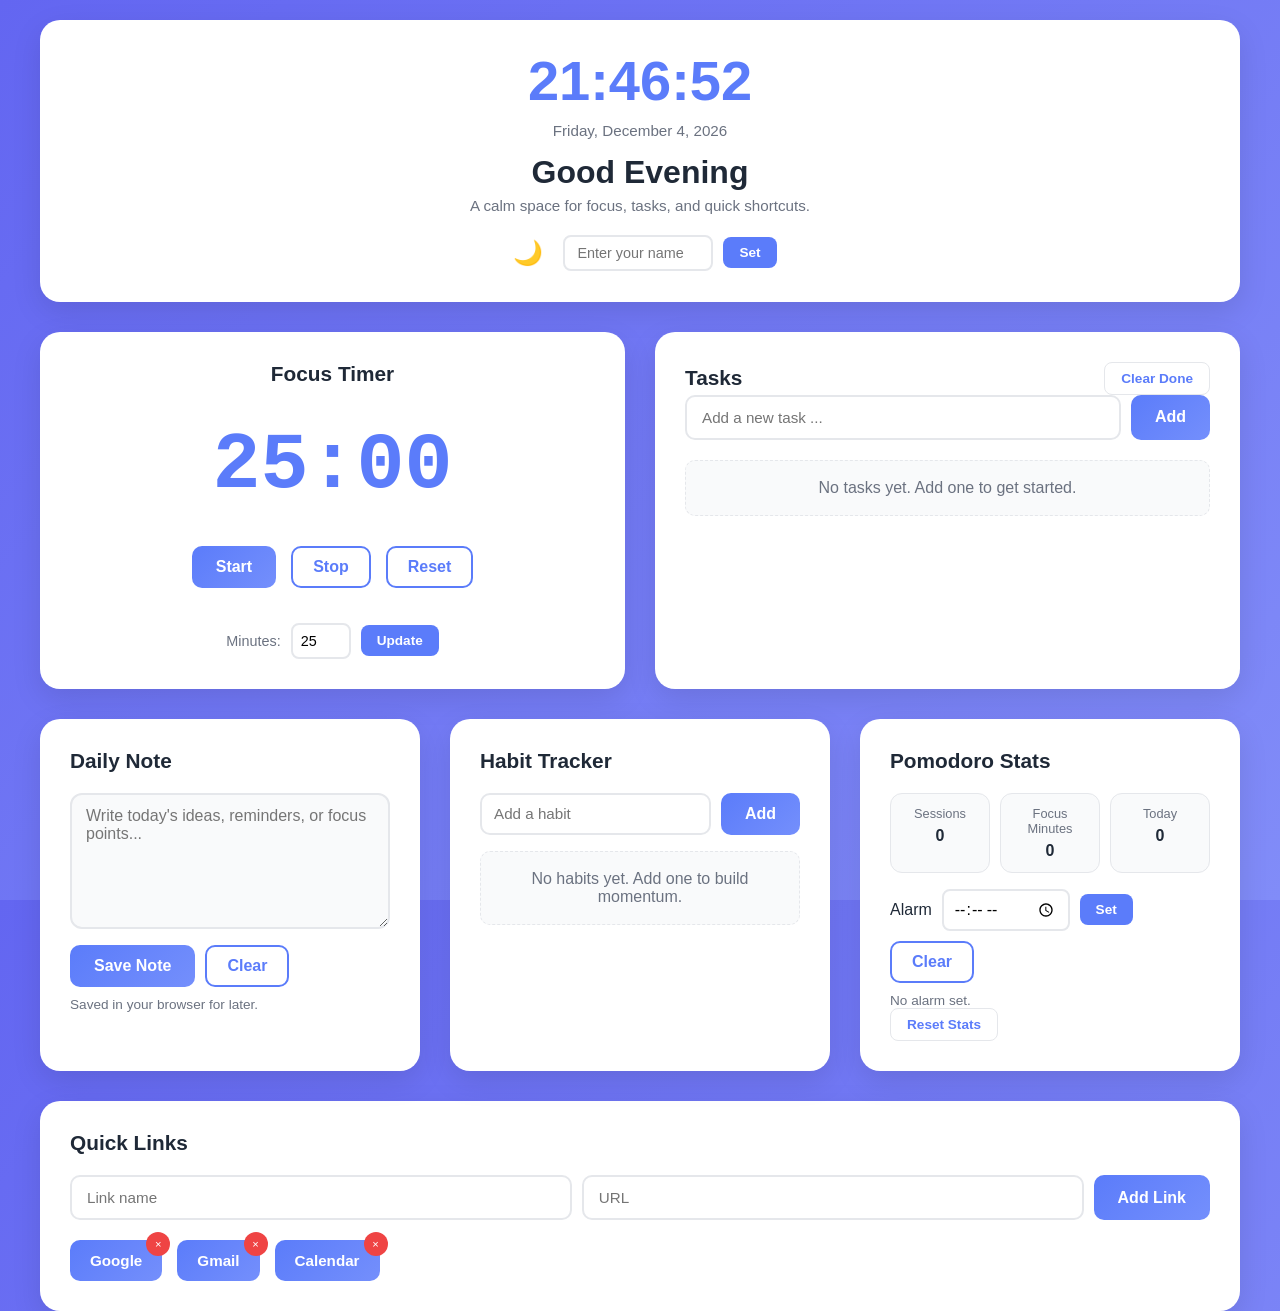
<file: index.html>
<!DOCTYPE html>
<html lang="en">
  <head>
    <meta charset="UTF-8" />
    <meta name="viewport" content="width=device-width, initial-scale=1.0" />
    <meta http-equiv="refresh" content="0; url=kiro/index.html" />
    <title>Focus Hub</title>
  </head>
  <body>
    <p>Redirecting to the app�</p>
  </body>
</html>
</file>
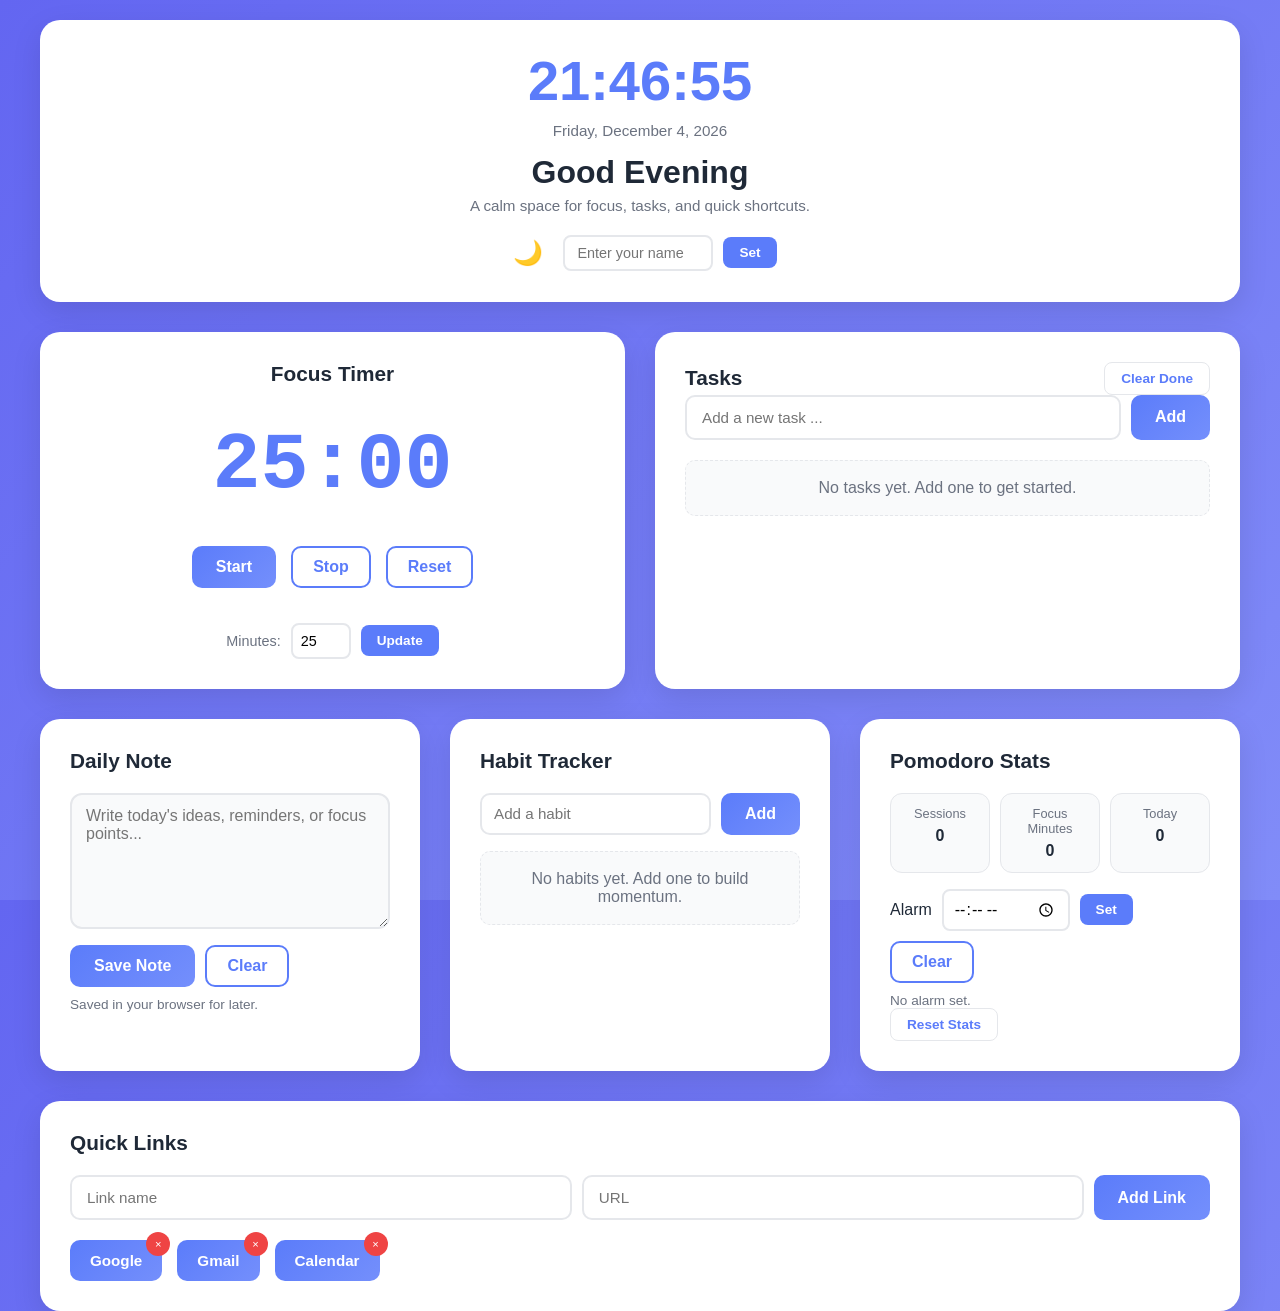
<file: kiro/index.html>
<!DOCTYPE html>
<html lang="en">
<head>
  <meta charset="UTF-8" />
  <meta name="viewport" content="width=device-width, initial-scale=1.0" />
  <title>Kiro - Focus Dashboard</title>
  <link rel="stylesheet" href="css/style.css" />
</head>
<body>
  <div class="container">
    <!-- Greeting Header -->
    <header class="greeting-card">
      <div class="time-display" id="time-display">10:45:22</div>
      <div class="date-display" id="date-display">Tuesday, January 27, 2026</div>
      <div class="greeting-text" id="greeting-text">Good Morning</div>
      <p class="subtitle">A calm space for focus, tasks, and quick shortcuts.</p>
      <div class="controls">
        <button id="theme-toggle" class="icon-btn" aria-label="Toggle dark mode">🌙</button>
        <input type="text" id="name-input" placeholder="Enter your name" maxlength="20" />
        <button id="save-name" class="btn-small">Set</button>
      </div>
    </header>

    <!-- Main Grid -->
    <div class="main-grid">
      <!-- Focus Timer Card -->
      <div class="card timer-card">
        <h2>Focus Timer</h2>
        <div class="timer-display-large" id="timer-value">25:00</div>
        <div class="timer-controls">
          <button id="start-btn" class="btn-primary">Start</button>
          <button id="stop-btn" class="btn-secondary">Stop</button>
          <button id="reset-btn" class="btn-secondary">Reset</button>
        </div>
        <div class="timer-settings">
          <label for="timer-input">Minutes:</label>
          <input type="number" id="timer-input" min="1" max="60" value="25" />
          <button id="update-timer" class="btn-small">Update</button>
        </div>
      </div>

      <!-- Tasks Card -->
      <div class="card tasks-card">
        <div class="card-heading">
          <h2>Tasks</h2>
          <button id="clear-completed" class="btn-small btn-ghost">Clear Done</button>
        </div>
        <div class="task-input-group">
          <input type="text" id="task-input" placeholder="Add a new task ..." maxlength="60" />
          <button id="add-task" class="btn-primary">Add</button>
        </div>
        <ul id="task-list" class="task-list"></ul>
      </div>
    </div>

    <div class="secondary-grid">
      <div class="card note-card">
        <h2>Daily Note</h2>
        <textarea id="daily-note" rows="6" placeholder="Write today's ideas, reminders, or focus points..."></textarea>
        <div class="card-actions">
          <button id="save-note" class="btn-primary">Save Note</button>
          <button id="clear-note" class="btn-secondary">Clear</button>
        </div>
        <p class="helper-text">Saved in your browser for later.</p>
      </div>

      <div class="card habits-card">
        <h2>Habit Tracker</h2>
        <div class="habit-input-group">
          <input type="text" id="habit-input" placeholder="Add a habit" maxlength="40" />
          <button id="add-habit" class="btn-primary">Add</button>
        </div>
        <ul id="habit-list" class="habit-list"></ul>
      </div>

      <div class="card stats-card">
        <h2>Pomodoro Stats</h2>
        <div class="stats-grid">
          <div class="stat-item">
            <span class="stat-label">Sessions</span>
            <strong id="sessions-count">0</strong>
          </div>
          <div class="stat-item">
            <span class="stat-label">Focus Minutes</span>
            <strong id="total-minutes">0</strong>
          </div>
          <div class="stat-item">
            <span class="stat-label">Today</span>
            <strong id="today-sessions">0</strong>
          </div>
        </div>
        <div class="alarm-group">
          <label for="alarm-time">Alarm</label>
          <input type="time" id="alarm-time" />
          <button id="set-alarm" class="btn-small">Set</button>
          <button id="clear-alarm" class="btn-secondary">Clear</button>
        </div>
        <p id="alarm-status" class="helper-text">No alarm set.</p>
        <button id="reset-stats" class="btn-small btn-ghost">Reset Stats</button>
      </div>
    </div>

    <!-- Quick Links Card -->
    <div class="card links-card">
      <h2>Quick Links</h2>
      <div class="links-input-group">
        <input type="text" id="link-name" placeholder="Link name" maxlength="20" />
        <input type="url" id="link-url" placeholder="URL" />
        <button id="add-link" class="btn-primary">Add Link</button>
      </div>
      <div id="link-list" class="link-list"></div>
    </div>
  </div>

  <script src="js/app.js"></script>
</body>
</html>
</file>
<file: kiro/css/style.css>
:root {
  --primary: #5b7cfa;
  --primary-light: #748ffc;
  --primary-dark: #4c63d2;
  --bg: #6366f1;
  --bg-light: #818cf8;
  --bg-secondary: #ffffff;
  --text: #1f2937;
  --text-light: #6b7280;
  --border: #e5e7eb;
  --shadow: rgba(0, 0, 0, 0.1);
  --success: #10b981;
  --error: #ef4444;
}

* {
  margin: 0;
  padding: 0;
  box-sizing: border-box;
}

html, body {
  height: 100%;
  font-family: -apple-system, BlinkMacSystemFont, 'Segoe UI', Roboto, 'Helvetica Neue', Arial, sans-serif;
}

body {
  background: linear-gradient(135deg, var(--bg) 0%, var(--bg-light) 100%);
  color: var(--text);
  padding: 20px;
  min-height: 100vh;
}

.container {
  max-width: 1200px;
  margin: 0 auto;
}

/* Greeting Card */
.greeting-card {
  background: var(--bg-secondary);
  border-radius: 20px;
  padding: 30px;
  margin-bottom: 30px;
  box-shadow: 0 10px 30px var(--shadow);
  text-align: center;
}

.time-display {
  font-size: 3.5rem;
  font-weight: 700;
  color: var(--primary);
  line-height: 1.1;
}

.date-display {
  font-size: 0.95rem;
  color: var(--text-light);
  margin: 10px 0;
}

.greeting-text {
  font-size: 2rem;
  font-weight: 600;
  color: var(--text);
  margin: 15px 0 6px;
}

.subtitle {
  color: var(--text-light);
  font-size: 0.95rem;
  margin-bottom: 16px;
}

.controls {
  display: flex;
  gap: 10px;
  justify-content: center;
  align-items: center;
  margin-top: 20px;
  flex-wrap: wrap;
}

.icon-btn {
  background: transparent;
  border: none;
  font-size: 1.5rem;
  cursor: pointer;
  padding: 5px 10px;
}

#name-input {
  padding: 8px 12px;
  border: 2px solid var(--border);
  border-radius: 8px;
  font-size: 0.9rem;
  max-width: 150px;
}

/* Main Grid */
.main-grid {
  display: grid;
  grid-template-columns: 1fr 1fr;
  gap: 30px;
  margin-bottom: 30px;
}

.secondary-grid {
  display: grid;
  grid-template-columns: repeat(3, minmax(0, 1fr));
  gap: 30px;
  margin-bottom: 30px;
}

/* Card Styling */
.card {
  background: var(--bg-secondary);
  border-radius: 20px;
  padding: 30px;
  box-shadow: 0 10px 30px var(--shadow);
}

.card h2 {
  font-size: 1.3rem;
  margin-bottom: 20px;
  color: var(--text);
}

.card-heading {
  display: flex;
  justify-content: space-between;
  align-items: center;
  gap: 10px;
}

.card-heading h2 {
  margin-bottom: 0;
}

.card-actions {
  display: flex;
  gap: 10px;
  margin-top: 12px;
}

.helper-text {
  margin-top: 10px;
  font-size: 0.85rem;
  color: var(--text-light);
}

/* Timer Card */
.timer-card {
  display: flex;
  flex-direction: column;
  align-items: center;
  justify-content: center;
}

.timer-display-large {
  font-size: 5rem;
  font-weight: 700;
  color: var(--primary);
  line-height: 1;
  margin: 20px 0;
  font-family: 'Courier New', monospace;
}

.timer-controls {
  display: flex;
  gap: 15px;
  margin: 20px 0;
}

.btn-primary {
  background: linear-gradient(135deg, var(--primary) 0%, var(--primary-light) 100%);
  color: white;
  border: none;
  padding: 12px 24px;
  border-radius: 10px;
  font-size: 1rem;
  font-weight: 600;
  cursor: pointer;
  transition: all 0.3s ease;
}

.btn-primary:hover {
  background: linear-gradient(135deg, var(--primary-dark) 0%, var(--primary) 100%);
  transform: translateY(-2px);
  box-shadow: 0 5px 15px rgba(91, 124, 250, 0.3);
}

.btn-secondary {
  background: transparent;
  color: var(--primary);
  border: 2px solid var(--primary);
  padding: 10px 20px;
  border-radius: 10px;
  font-size: 1rem;
  font-weight: 600;
  cursor: pointer;
  transition: all 0.3s ease;
}

.btn-secondary:hover {
  background: var(--primary);
  color: white;
}

.btn-small {
  background: var(--primary);
  color: white;
  border: none;
  padding: 8px 16px;
  border-radius: 8px;
  font-size: 0.85rem;
  font-weight: 600;
  cursor: pointer;
  transition: all 0.3s ease;
}

.btn-small:hover {
  background: var(--primary-dark);
}

.btn-ghost {
  background: transparent;
  color: var(--primary);
  border: 1px solid var(--border);
}

.btn-ghost:hover {
  background: var(--primary);
  color: white;
  border-color: var(--primary);
}

.timer-settings {
  display: flex;
  gap: 10px;
  align-items: center;
  margin-top: 15px;
  justify-content: center;
}

.timer-settings label {
  font-size: 0.9rem;
  color: var(--text-light);
}

.timer-settings input {
  width: 60px;
  padding: 8px;
  border: 2px solid var(--border);
  border-radius: 8px;
  font-size: 0.9rem;
}

/* Tasks Card */
.tasks-card {
  display: flex;
  flex-direction: column;
}

.task-input-group {
  display: flex;
  gap: 10px;
  margin-bottom: 20px;
}

.task-input-group input {
  flex: 1;
  padding: 12px 15px;
  border: 2px solid var(--border);
  border-radius: 10px;
  font-size: 0.95rem;
}

.task-input-group input:focus {
  outline: none;
  border-color: var(--primary);
  box-shadow: 0 0 0 3px rgba(91, 124, 250, 0.1);
}

.task-list {
  list-style: none;
  display: flex;
  flex-direction: column;
  gap: 10px;
}

.empty-state {
  text-align: center;
  color: var(--text-light);
  padding: 18px 10px;
  border: 1px dashed var(--border);
  border-radius: 10px;
  background: #f9fafb;
}

.task-item {
  display: flex;
  justify-content: space-between;
  align-items: center;
  padding: 15px;
  background: #f9fafb;
  border: 1px solid var(--border);
  border-radius: 10px;
  transition: all 0.3s ease;
}

.task-item:hover {
  background: #f3f4f6;
  border-color: var(--primary);
}

.task-item input[type="checkbox"] {
  width: 18px;
  height: 18px;
  cursor: pointer;
  margin-right: 12px;
}

.task-text {
  flex: 1;
  color: var(--text);
  word-break: break-word;
}

.task-text.completed {
  text-decoration: line-through;
  color: var(--text-light);
}

.task-actions {
  display: flex;
  gap: 10px;
}

.btn-delete {
  background: #fee2e2;
  color: var(--error);
  border: none;
  padding: 6px 12px;
  border-radius: 6px;
  font-size: 0.85rem;
  cursor: pointer;
  transition: all 0.3s ease;
}

.btn-delete:hover {
  background: var(--error);
  color: white;
}

/* Note Card */
.note-card textarea {
  width: 100%;
  border: 2px solid var(--border);
  border-radius: 12px;
  padding: 12px 14px;
  resize: vertical;
  min-height: 130px;
  font: inherit;
  color: var(--text);
  background: #f9fafb;
}

.note-card textarea:focus {
  outline: none;
  border-color: var(--primary);
  box-shadow: 0 0 0 3px rgba(91, 124, 250, 0.1);
}

/* Habits */
.habit-input-group {
  display: flex;
  gap: 10px;
  margin-bottom: 16px;
}

.habit-input-group input {
  flex: 1;
  padding: 10px 12px;
  border: 2px solid var(--border);
  border-radius: 10px;
  font-size: 0.95rem;
}

.habit-list {
  list-style: none;
  display: flex;
  flex-direction: column;
  gap: 10px;
}

.habit-item {
  display: flex;
  justify-content: space-between;
  align-items: center;
  padding: 12px 14px;
  border: 1px solid var(--border);
  border-radius: 10px;
  background: #f9fafb;
}

.habit-name {
  flex: 1;
  font-weight: 600;
  color: var(--text);
}

.habit-meta {
  color: var(--text-light);
  font-size: 0.85rem;
  margin-left: 10px;
}

.habit-item button {
  border: none;
  background: var(--primary);
  color: white;
  padding: 7px 10px;
  border-radius: 8px;
  cursor: pointer;
}

.habit-item button.done {
  background: var(--success);
}

/* Stats */
.stats-grid {
  display: grid;
  grid-template-columns: repeat(3, minmax(0, 1fr));
  gap: 10px;
  margin-bottom: 16px;
}

.stat-item {
  background: #f9fafb;
  border: 1px solid var(--border);
  border-radius: 12px;
  padding: 12px;
  text-align: center;
}

.stat-label {
  display: block;
  font-size: 0.8rem;
  color: var(--text-light);
  margin-bottom: 6px;
}

.alarm-group {
  display: flex;
  flex-wrap: wrap;
  gap: 10px;
  align-items: center;
  margin-bottom: 8px;
}

.alarm-group input[type="time"] {
  padding: 8px 10px;
  border-radius: 8px;
  border: 2px solid var(--border);
  font: inherit;
}

/* Links Card */
.links-card {
  grid-column: 1 / -1;
}

.links-input-group {
  display: flex;
  gap: 10px;
  margin-bottom: 20px;
}

.links-input-group input {
  flex: 1;
  padding: 12px 15px;
  border: 2px solid var(--border);
  border-radius: 10px;
  font-size: 0.95rem;
}

.links-input-group input:focus {
  outline: none;
  border-color: var(--primary);
  box-shadow: 0 0 0 3px rgba(91, 124, 250, 0.1);
}

.link-list {
  display: flex;
  flex-wrap: wrap;
  gap: 15px;
}

.link-item {
  position: relative;
}

.link-btn {
  background: linear-gradient(135deg, var(--primary) 0%, var(--primary-light) 100%);
  color: white;
  border: none;
  padding: 12px 20px;
  border-radius: 10px;
  font-size: 0.95rem;
  font-weight: 600;
  cursor: pointer;
  transition: all 0.3s ease;
}

.link-btn:hover {
  background: linear-gradient(135deg, var(--primary-dark) 0%, var(--primary) 100%);
  transform: translateY(-2px);
  box-shadow: 0 5px 15px rgba(91, 124, 250, 0.3);
}

.link-remove {
  position: absolute;
  top: -8px;
  right: -8px;
  background: var(--error);
  color: white;
  border: none;
  border-radius: 50%;
  width: 24px;
  height: 24px;
  font-size: 0.7rem;
  cursor: pointer;
  display: flex;
  align-items: center;
  justify-content: center;
  transition: all 0.3s ease;
}

.link-remove:hover {
  background: #dc2626;
}

/* Dark Mode */
body[data-theme="dark"] {
  --bg-secondary: #1f2937;
  --text: #f3f4f6;
  --text-light: #d1d5db;
  --border: #374151;
  --shadow: rgba(0, 0, 0, 0.3);
}

body[data-theme="dark"] .card,
body[data-theme="dark"] .greeting-card {
  background: #1f2937;
}

body[data-theme="dark"] .task-item {
  background: #374151;
  border-color: #4b5563;
}

body[data-theme="dark"] .empty-state {
  background: #374151;
  border-color: #4b5563;
}

body[data-theme="dark"] .note-card textarea,
body[data-theme="dark"] .habit-item,
body[data-theme="dark"] .stat-item,
body[data-theme="dark"] .alarm-group input[type="time"] {
  background: #374151;
  color: var(--text);
  border-color: #4b5563;
}

body[data-theme="dark"] .task-item:hover {
  background: #4b5563;
}

body[data-theme="dark"] #name-input,
body[data-theme="dark"] .task-input-group input,
body[data-theme="dark"] .links-input-group input {
  background: #374151;
  color: var(--text);
  border-color: #4b5563;
}

/* Responsive */
@media (max-width: 768px) {
  .main-grid {
    grid-template-columns: 1fr;
    gap: 20px;
  }

  .secondary-grid {
    grid-template-columns: 1fr;
    gap: 20px;
  }

  .stats-grid {
    grid-template-columns: 1fr;
  }

  .greeting-card {
    padding: 20px;
  }

  .time-display {
    font-size: 2.5rem;
  }

  .greeting-text {
    font-size: 1.5rem;
  }

  .timer-display-large {
    font-size: 3.5rem;
  }

  .card {
    padding: 20px;
  }

  .links-input-group {
    flex-direction: column;
  }

  .task-input-group {
    flex-direction: column;
  }
}
</file>
